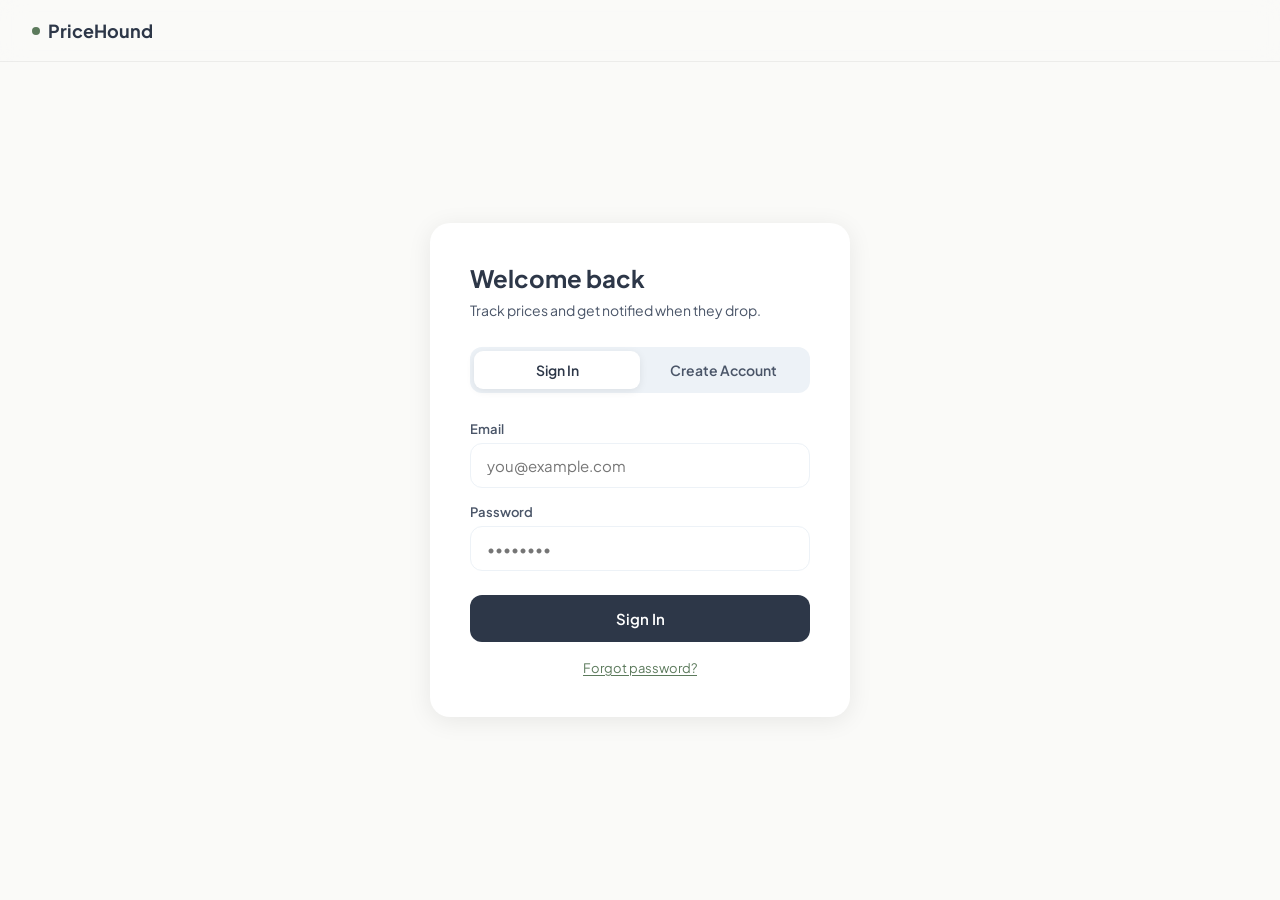
<file: static/login.html>
<!DOCTYPE html>
<html lang="en">
<head>
  <meta charset="UTF-8" />
  <meta name="viewport" content="width=device-width, initial-scale=1.0" />
  <title>Sign In — PriceHound</title>
  <link rel="preconnect" href="https://fonts.googleapis.com" />
  <link rel="preconnect" href="https://fonts.gstatic.com" crossorigin />
  <link href="https://fonts.googleapis.com/css2?family=Plus+Jakarta+Sans:wght@400;500;600;700&display=swap" rel="stylesheet" />
  <link rel="stylesheet" href="/static/css/login.css" />
</head>
<body>

<nav>
  <a class="logo" href="/">
    <span class="logo-dot"></span>
    PriceHound
  </a>
</nav>

<main>
  <div class="card">
    <h1>Welcome back</h1>
    <p class="subtitle">Track prices and get notified when they drop.</p>

    <div class="tabs">
      <div class="tab-indicator"></div>
      <button class="tab-btn active" data-tab="login">Sign In</button>
      <button class="tab-btn" data-tab="register">Create Account</button>
    </div>

    <!-- Sign In -->
    <div class="form-panel active" id="panel-login">
      <div class="error-msg" id="login-error"></div>
      <div class="field">
        <label for="login-email">Email</label>
        <input type="email" id="login-email" placeholder="you@example.com" autocomplete="email" />
      </div>
      <div class="field">
        <label for="login-password">Password</label>
        <input type="password" id="login-password" placeholder="••••••••" autocomplete="current-password" />
      </div>
      <button class="btn-primary" id="btn-login">Sign In</button>
      <div style="text-align:center; margin-top:14px;">
        <button class="link-btn" id="btn-forgot-link">Forgot password?</button>
      </div>
    </div>

    <!-- Forgot password — enter email -->
    <div class="form-panel" id="panel-forgot">
      <div class="error-msg" id="forgot-error"></div>
      <div class="success-msg" id="forgot-success"></div>
      <p style="font-size:14px;color:var(--slate);margin-bottom:20px;">Enter your email and we'll send you a 6-digit code.</p>
      <div class="field">
        <label for="forgot-email">Email</label>
        <input type="email" id="forgot-email" placeholder="you@example.com" autocomplete="email" />
      </div>
      <button class="btn-primary" id="btn-send-code">Send Code</button>
      <div style="text-align:center;">
        <button class="back-link" id="btn-back-login">← Back to Sign In</button>
      </div>
    </div>

    <!-- Forgot password — enter code + new password -->
    <div class="form-panel" id="panel-verify">
      <div class="error-msg" id="verify-error"></div>
      <p style="font-size:14px;color:var(--slate);margin-bottom:20px;">Enter the 6-digit code from your email and choose a new password.</p>
      <div class="field">
        <label for="verify-code">Code</label>
        <input type="text" id="verify-code" class="code-input" placeholder="——————" maxlength="6" autocomplete="one-time-code" />
      </div>
      <div class="field">
        <label for="verify-password">New Password</label>
        <input type="password" id="verify-password" placeholder="Min. 8 characters" autocomplete="new-password" />
      </div>
      <button class="btn-primary" id="btn-reset-password">Reset Password</button>
      <div style="text-align:center;">
        <button class="back-link" id="btn-back-forgot">← Back</button>
      </div>
    </div>

    <!-- Register -->
    <div class="form-panel" id="panel-register">
      <div class="error-msg" id="register-error"></div>
      <div class="field">
        <label for="reg-email">Email</label>
        <input type="email" id="reg-email" placeholder="you@example.com" autocomplete="email" />
      </div>
      <div class="field">
        <label for="reg-password">Password</label>
        <input type="password" id="reg-password" placeholder="Min. 8 characters" autocomplete="new-password" />
      </div>
      <button class="btn-primary" id="btn-register">Create Account</button>
    </div>
  </div>
</main>

<div id="toast-container"></div>

<script src="/static/js/login.js"></script>
</body>
</html>
</file>
<file: static/css/login.css>
*, *::before, *::after { box-sizing: border-box; margin: 0; padding: 0; }

:root {
  --slate-dark:  #2D3748;
  --slate:       #4A5568;
  --slate-light: #EDF2F7;
  --sage:        #5C7A5C;
  --sage-light:  #E8F0E8;
  --rose:        #8B5E6B;
  --rose-light:  #F5E6EC;
  --bg:          #FAFAF8;
}

body {
  font-family: 'Plus Jakarta Sans', sans-serif;
  background: var(--bg);
  color: var(--slate-dark);
  min-height: 100vh;
  display: flex;
  flex-direction: column;
}

/* ── Navbar ──────────────────────────────────────────── */
nav {
  position: fixed;
  top: 0; left: 0; right: 0;
  height: 62px;
  background: rgba(250,250,248,0.85);
  backdrop-filter: blur(12px);
  -webkit-backdrop-filter: blur(12px);
  border-bottom: 1px solid rgba(0,0,0,0.06);
  display: flex;
  align-items: center;
  padding: 0 32px;
  z-index: 100;
}
.logo {
  font-size: 18px;
  font-weight: 700;
  color: var(--slate-dark);
  text-decoration: none;
  display: flex;
  align-items: center;
  gap: 8px;
}
.logo-dot {
  width: 8px; height: 8px;
  background: var(--sage);
  border-radius: 50%;
  flex-shrink: 0;
}

/* ── Page layout ─────────────────────────────────────── */
main {
  flex: 1;
  display: flex;
  align-items: center;
  justify-content: center;
  padding: 80px 16px 40px;
}

.card {
  background: #fff;
  border-radius: 20px;
  padding: 40px;
  width: 100%;
  max-width: 420px;
  box-shadow: 0 4px 24px rgba(0,0,0,0.08);
}

h1 {
  font-size: 24px;
  font-weight: 700;
  margin-bottom: 8px;
}
.subtitle {
  color: var(--slate);
  font-size: 14px;
  margin-bottom: 28px;
}

/* ── Tabs ────────────────────────────────────────────── */
.tabs {
  display: flex;
  gap: 0;
  background: var(--slate-light);
  border-radius: 12px;
  padding: 4px;
  margin-bottom: 28px;
  position: relative;
}
.tab-indicator {
  position: absolute;
  top: 4px; height: calc(100% - 8px);
  background: #fff;
  border-radius: 9px;
  box-shadow: 0 2px 8px rgba(0,0,0,0.08);
  transition: left 0.22s cubic-bezier(0.4,0,0.2,1), width 0.22s cubic-bezier(0.4,0,0.2,1);
  pointer-events: none; z-index: 0;
}
.tab-btn {
  flex: 1;
  padding: 10px;
  border: none;
  background: transparent;
  border-radius: 10px;
  font-family: inherit;
  font-size: 14px;
  font-weight: 600;
  color: var(--slate);
  cursor: pointer;
  transition: color 0.2s, transform 0.12s;
  position: relative; z-index: 1;
}
.tab-btn.active { color: var(--slate-dark); }
.tab-btn:active { transform: scale(0.97); }

/* ── Form ────────────────────────────────────────────── */
.form-panel { display: none; }
.form-panel.active { display: block; }

.field {
  margin-bottom: 16px;
}
label {
  display: block;
  font-size: 13px;
  font-weight: 600;
  color: var(--slate);
  margin-bottom: 6px;
}
input[type="email"],
input[type="password"],
input[type="text"] {
  width: 100%;
  padding: 12px 16px;
  border: 1.5px solid var(--slate-light);
  border-radius: 12px;
  font-family: inherit;
  font-size: 15px;
  color: var(--slate-dark);
  background: #fff;
  outline: none;
  transition: border-color 0.2s;
}
input:focus {
  border-color: var(--sage);
}

.btn-primary {
  width: 100%;
  padding: 14px;
  background: var(--slate-dark);
  color: #fff;
  border: none;
  border-radius: 12px;
  font-family: inherit;
  font-size: 15px;
  font-weight: 600;
  cursor: pointer;
  transition: opacity 0.2s, transform 0.15s;
  margin-top: 8px;
}
.btn-primary:hover { opacity: 0.88; }
.btn-primary:active { transform: scale(0.97); opacity: 0.9; }
.btn-primary:disabled { opacity: 0.5; cursor: not-allowed; }

.error-msg {
  background: var(--rose-light);
  color: var(--rose);
  border-radius: 10px;
  padding: 10px 14px;
  font-size: 13px;
  font-weight: 500;
  margin-bottom: 16px;
  display: none;
}

.success-msg {
  background: var(--sage-light);
  color: var(--sage);
  border-radius: 10px;
  padding: 10px 14px;
  font-size: 13px;
  font-weight: 500;
  margin-bottom: 16px;
  display: none;
}

.link-btn {
  background: none; border: none; padding: 0;
  font-family: inherit; font-size: 13px;
  color: var(--sage); cursor: pointer;
  text-decoration: underline; text-underline-offset: 2px;
}
.link-btn:hover { opacity: 0.75; }

.back-link {
  display: inline-block; margin-top: 16px;
  font-size: 13px; color: var(--slate);
  cursor: pointer; background: none; border: none;
  font-family: inherit; text-decoration: underline;
  text-underline-offset: 2px;
}
.back-link:hover { color: var(--slate-dark); }

.code-input {
  text-align: center;
  font-size: 28px !important;
  font-weight: 700 !important;
  letter-spacing: 10px;
}

/* ── Toast ───────────────────────────────────────────── */
#toast-container {
  position: fixed;
  bottom: 24px; right: 24px;
  display: flex;
  flex-direction: column;
  gap: 10px;
  z-index: 9999;
}
.toast {
  background: var(--slate-dark);
  color: #fff;
  padding: 14px 20px;
  border-radius: 12px;
  font-size: 14px;
  font-weight: 500;
  box-shadow: 0 4px 16px rgba(0,0,0,0.18);
  animation: slideIn 0.3s ease;
}
.toast.success { background: var(--sage); }
.toast.error   { background: var(--rose); }
@keyframes slideIn {
  from { transform: translateX(40px); opacity: 0; }
  to   { transform: translateX(0);    opacity: 1; }
}
</file>
